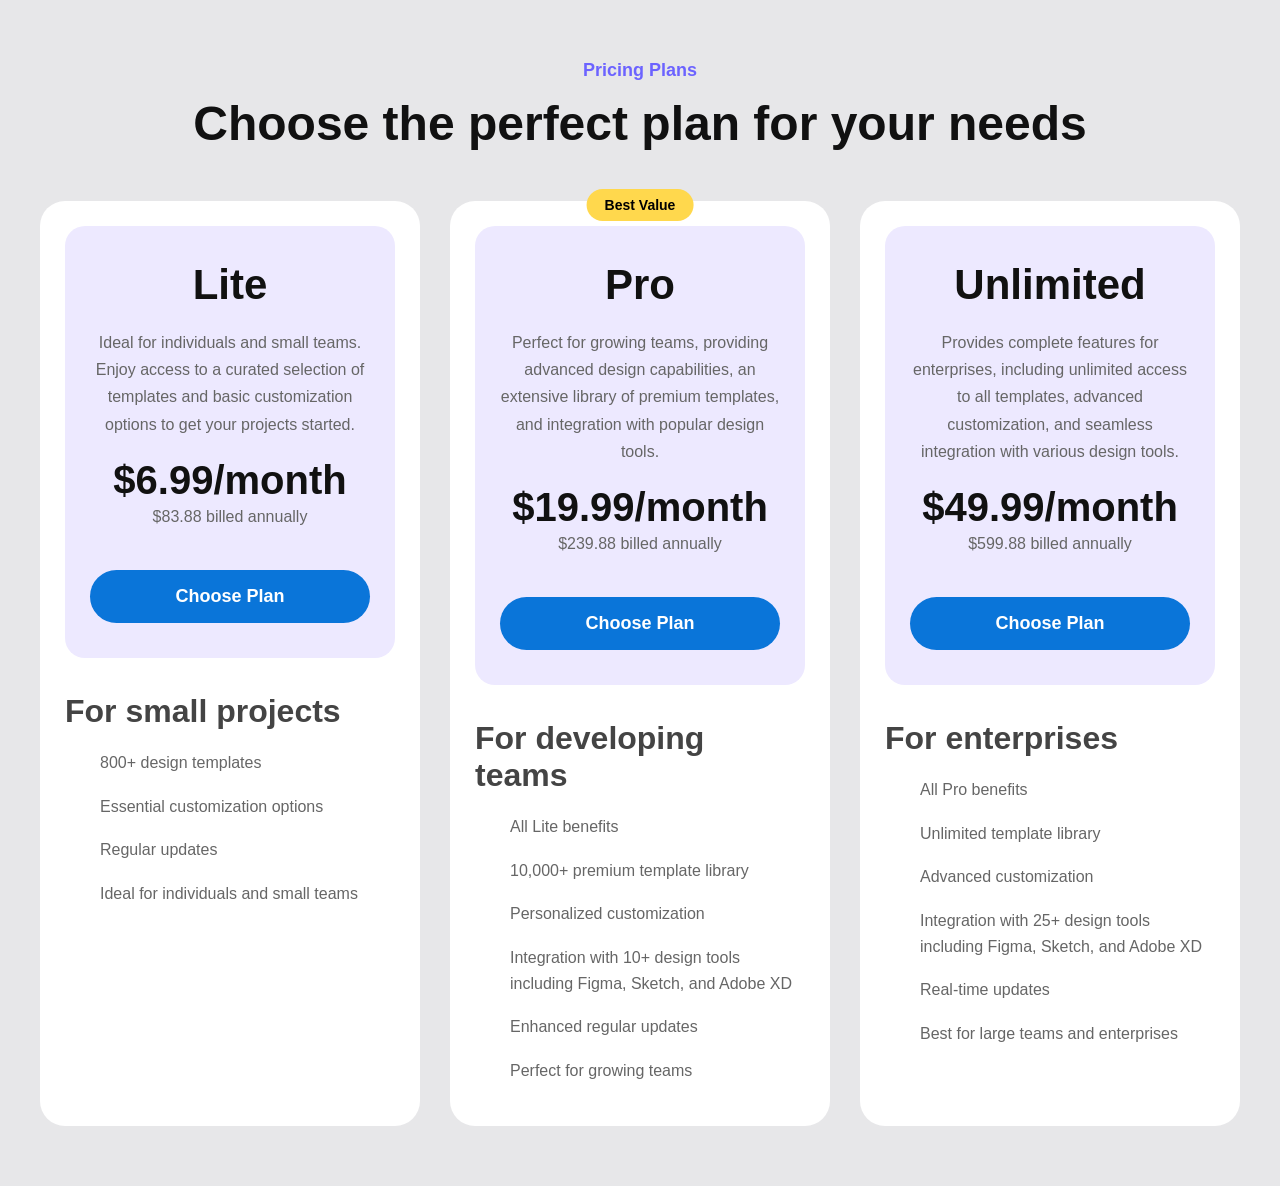
<file: Assignment 2/index2.html>
<!DOCTYPE html>
<html lang="en">
<head>
    <meta charset="UTF-8">
    <meta name="viewport" content="width=device-width, initial-scale=1.0">
    <title>Subscription Plan</title>
    <link rel="stylesheet" href="style2.css">
</head>
<body>

    <div class="main">

        <div class="top">
            <h3>Pricing Plans</h3>
            <h2>Choose the perfect plan for your needs</h2>
        </div>

        <div class="main-container">

            <div class="card">
                <div class="card-top">
                    <h1>Lite</h1>
                    <p>
                        Ideal for individuals and small teams. Enjoy access to a
                        curated selection of templates and basic customization
                        options to get your projects started.
                    </p>
                    <h3>$6.99/month</h3>
                    <p>$83.88 billed annually</p>
                    <button>Choose Plan</button>
                </div>
                <div class="card-bottom">
                    <h3>For small projects</h3>
                    <ul>
                        <li>800+ design templates</li>
                        <li>Essential customization options</li>
                        <li>Regular updates</li>
                        <li>Ideal for individuals and small teams</li>
                    </ul>
                </div>
            </div>

            <div class="card">
                <div class="card-top">
                    <div class="badge">Best Value</div>
                    <h1>Pro</h1>
                    <p>
                        Perfect for growing teams, providing advanced design
                        capabilities, an extensive library of premium templates,
                        and integration with popular design tools.
                    </p>

                    <h3>$19.99/month</h3>
                    <p>$239.88 billed annually</p>
                    <button>Choose Plan</button>
                </div>

                <div class="card-bottom">
                    <h3>For developing teams</h3>
                    <ul>
                        <li>All Lite benefits</li>
                        <li>10,000+ premium template library</li>
                        <li>Personalized customization</li>
                        <li>Integration with 10+ design tools including Figma, Sketch, and Adobe XD</li>
                        <li>Enhanced regular updates</li>
                        <li>Perfect for growing teams</li>
                    </ul>
                </div>
            </div>

            <div class="card">
                <div class="card-top">
                    <h1>Unlimited</h1>
                    <p>
                        Provides complete features for enterprises, including
                        unlimited access to all templates, advanced customization,
                        and seamless integration with various design tools.
                    </p>
                    <h3>$49.99/month</h3>
                    <p>$599.88 billed annually</p>
                    <button>Choose Plan</button>
                </div>
                <div class="card-bottom">
                    <h3>For enterprises</h3>
                    <ul>
                        <li>All Pro benefits</li>
                        <li>Unlimited template library</li>
                        <li>Advanced customization</li>
                        <li>Integration with 25+ design tools including Figma, Sketch, and Adobe XD</li>
                        <li>Real-time updates</li>
                        <li>Best for large teams and enterprises</li>
                    </ul>
                </div>
            </div>

        </div>

    </div>

</body>
</html>
</file>
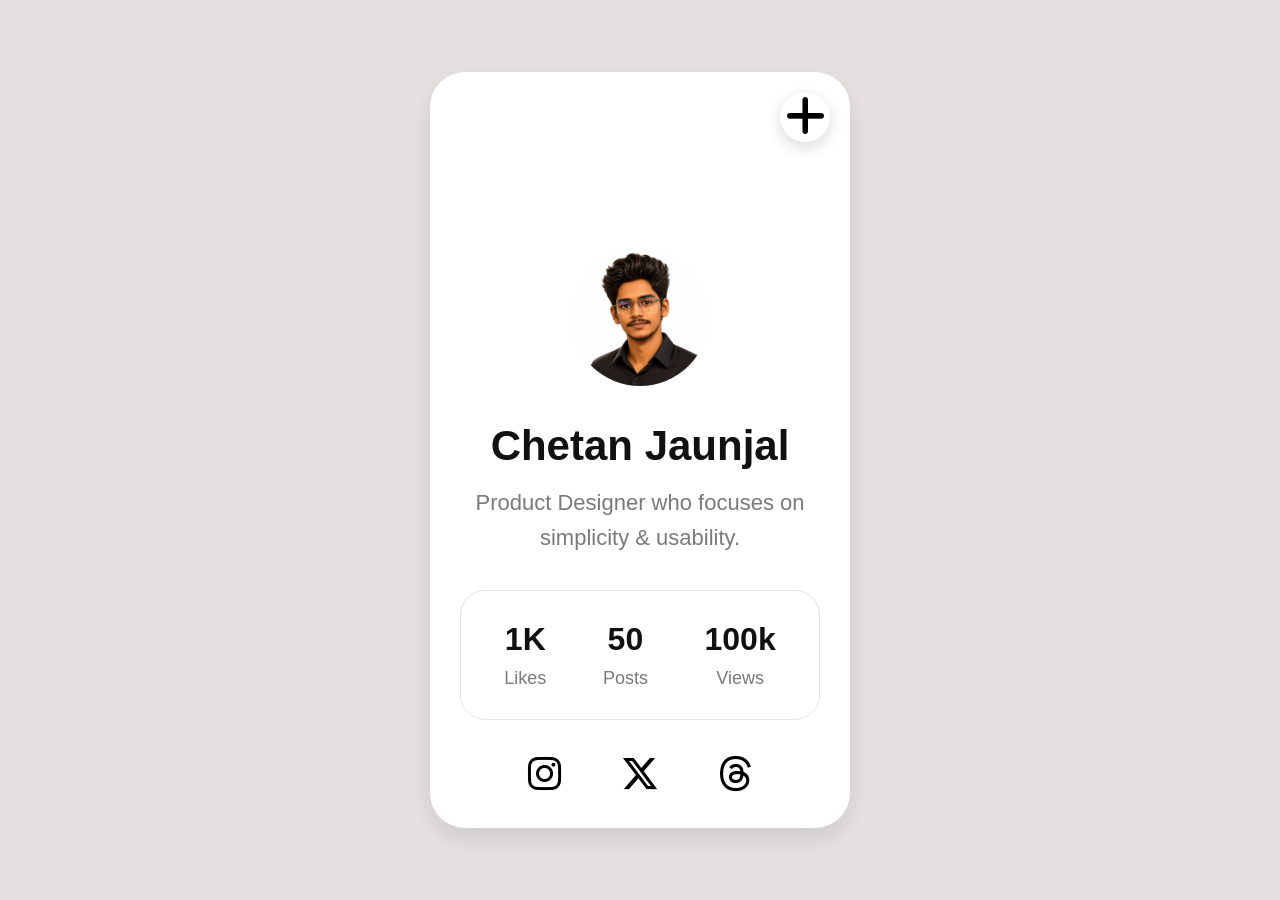
<file: Assignment 3/index3.html>
<!DOCTYPE html>
<html lang="en">
<head>
    <meta charset="UTF-8">
    <meta name="viewport" content="width=device-width, initial-scale=1.0">
    <title>Profile Card</title>
    <link rel="stylesheet" href="style3.css">
    <link rel="stylesheet"
        href="https://cdnjs.cloudflare.com/ajax/libs/font-awesome/6.5.1/css/all.min.css">
</head>
<body>

    <div class="card">

        <div class="cover">
            <button class="add-btn">
                <i class="fa-solid fa-plus"></i>
            </button>
        </div>

        <div class="profile-img">
            <img src="./WhatsApp Image 2026-05-28 at 21.19.47.jpeg"
                alt="Profile">
        </div>
        <div class="content">
            <h2>Chetan Jaunjal</h2>
            <p>
                Product Designer who focuses on<br>
                simplicity & usability.
            </p>
            <div class="stats">
                <div>
                    <h3>1K</h3>
                    <span>Likes</span>
                </div>
                <div>
                    <h3>50</h3>
                    <span>Posts</span>
                </div>
                <div>
                    <h3>100k</h3>
                    <span>Views</span>
                </div>
            </div>
            <div class="social-icons">
                <i class="fa-brands fa-instagram"></i>
                <i class="fa-brands fa-x-twitter"></i>
                <i class="fa-brands fa-threads"></i>
            </div>
        </div>

    </div>

</body>
</html>
</file>
<file: Assignment 2/style2.css>
*{
    margin:0;
    padding:0;
    box-sizing:border-box;
    font-family:Arial, Helvetica, sans-serif;
}

body{
    background:rgb(231, 231, 233);
    padding:60px 30px;
}

.top{
    text-align:center;
    margin-bottom:50px;
}

.top h3{
    color:rgb(108, 99, 255);
    font-size:18px;
    margin-bottom:15px;
}

.top h2{
    font-size:48px;
    color:rgb(17, 17, 17);
    font-weight:700;
}

.main-container{
    display:flex;
    justify-content:center;
    gap:30px;
    flex-wrap:wrap;
}

.card{
    width:380px;
    background:rgb(255, 255, 255);
    border-radius:25px;
    padding:25px;
    position:relative;
}

.card-top{
    background:rgb(237, 233, 255);
    border-radius:20px;
    padding:35px 25px;
    text-align:center;
}

.card-top h1{
    font-size:42px;
    margin-bottom:20px;
    color:#111;
}

.card-top p{
    color:rgb(102, 102, 102);
    line-height:1.7;
    margin-bottom:15px;
}

.card-top h3{
    font-size:40px;
    color:rgb(17, 17, 17);
    margin-top:20px;
}

.card-top button{
    width:100%;
    padding:16px;
    margin-top:25px;
    border:none;
    border-radius:40px;
    background-color:rgb(10, 117, 217);
    color:white;
    font-size:18px;
    font-weight:600;
    cursor:pointer;
}

.card-bottom{
    margin-top:35px;
}

.card-bottom h3{
    font-size:32px;
    margin-bottom:20px;
    color:rgb(68, 68, 68);
}

.card-bottom ul{
    list-style:none;
}

.card-bottom ul li{
    position:relative;
    padding-left:35px;
    margin-bottom:18px;
    color:rgb(102, 102, 102);
    line-height:1.6;
}


.badge{
    position:absolute;
    top:-12px;
    left:50%;
    transform:translateX(-50%);
    background:rgb(255, 216, 77);
    color:rgb(1, 1, 1);
    padding:8px 18px;
    border-radius:20px;
    font-size:14px;
    font-weight:bold;
}
</file>
<file: Assignment 3/style3.css>
*{
    margin: 0;
    padding: 0;
    box-sizing: border-box;
    font-family: Arial, Helvetica, sans-serif;
}

body{
    min-height: 100vh;
    display: flex;
    justify-content: center;
    align-items: center;
    background: #e6e0e0;
}

.card{
    width: 420px;
    background: white;
    border-radius: 35px;
    overflow: hidden;
    position: relative; 
    box-shadow: 0 10px 25px rgba(0,0,0,0.1);
}

.cover{
    height: 250px;
    background: url("https://i.pinimg.com/736x/a6/79/36/a6793653e0acee6826c729bd2851955b.jpg");
    background-size: cover;
    background-position: center;
    border-radius: 35px 35px 40px 40px;
    position: relative;
}

.add-btn{
    position: absolute;
    top: 20px;
    right: 20px;
    width: 50px;
    height: 50px;
    border: none;
    border-radius: 50%;
    background: white;
    font-size: 45px;
    cursor: pointer;
    box-shadow: 0 5px 15px rgba(0,0,0,0.15);
}


.profile-img{
    position: absolute;
    top: 170px;            
    left: 50%;
    transform: translateX(-50%);
    z-index: 10;
}

.profile-img img{
    width: 150px;
    height: 150px;
    border-radius: 50%;
    object-fit: cover;
    border: 6px solid white;
}

.content{
    text-align: center;
    padding: 100px 30px 35px; 
}

.content h2{
    font-size: 42px;
    color: #111;
    margin-bottom: 15px;
}

.content p{
    color: #7a7a7a;
    font-size: 22px;
    line-height: 1.6;
}

.stats{
    margin-top: 35px;
    border: 1px solid #e4e4e4;
    border-radius: 25px;
    padding: 30px 15px;
    display: flex;
    justify-content: space-around;
}

.stats h3{
    font-size: 32px;
    color: #111;
    margin-bottom: 10px;
}

.stats span{
    color: #7a7a7a;
    font-size: 18px;
}

.social-icons{
    display: flex;
    justify-content: center;
    gap: 60px;
    margin-top: 35px;
}

.social-icons i{
    font-size: 38px;
    cursor: pointer;
    transition: 0.3s;
}
</file>
